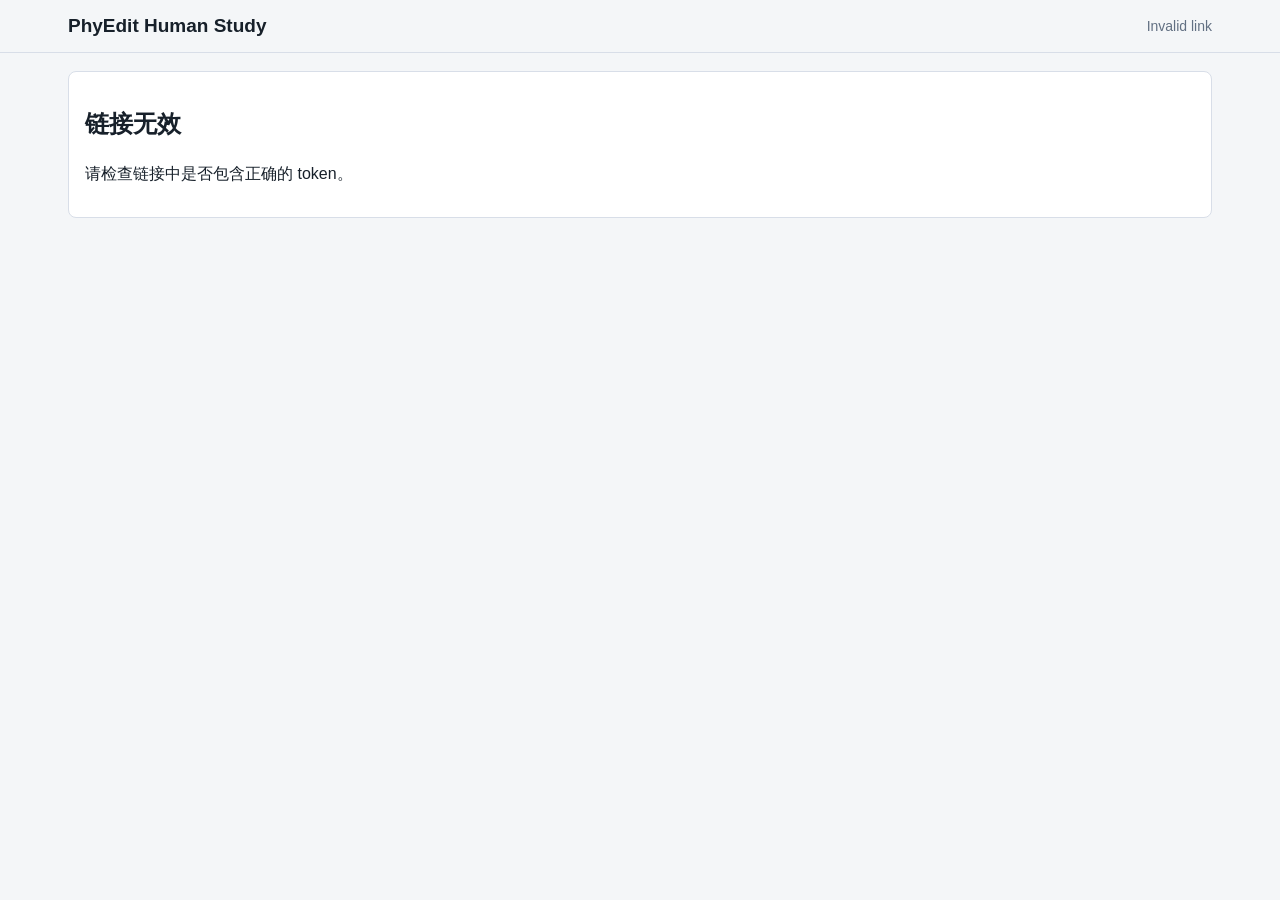
<file: index.html>
<!doctype html>
<html lang="zh-CN">
<head>
  <meta charset="utf-8">
  <meta name="viewport" content="width=device-width, initial-scale=1">
  <title>PhyEdit Human Study</title>
  <style>
    :root {
      --bg: #f4f6f8;
      --panel: #fff;
      --text: #17202a;
      --muted: #627083;
      --line: #d8dee8;
      --accent: #1769aa;
      --accent-soft: #e8f2fb;
      --danger: #b42318;
      --ok: #087443;
    }
    * { box-sizing: border-box; }
    body {
      margin: 0;
      background: var(--bg);
      color: var(--text);
      font-family: -apple-system, BlinkMacSystemFont, "Segoe UI", "Noto Sans SC", sans-serif;
      line-height: 1.45;
    }
    header {
      position: sticky;
      top: 0;
      z-index: 10;
      background: rgba(244, 246, 248, 0.94);
      backdrop-filter: blur(8px);
      border-bottom: 1px solid var(--line);
    }
    .bar {
      max-width: 1180px;
      margin: 0 auto;
      padding: 12px 18px;
      display: grid;
      grid-template-columns: 1fr auto;
      gap: 16px;
      align-items: center;
    }
    h1 {
      font-size: 19px;
      margin: 0;
      font-weight: 700;
      letter-spacing: 0;
    }
    main {
      max-width: 1180px;
      margin: 0 auto;
      padding: 18px;
    }
    .progress {
      color: var(--muted);
      font-size: 14px;
      white-space: nowrap;
    }
    .top-status {
      grid-column: 1 / -1;
      display: none;
      border: 1px solid var(--line);
      border-radius: 6px;
      padding: 9px 12px;
      background: #fff;
      color: var(--muted);
      font-size: 14px;
    }
    .top-status.visible { display: block; }
    .top-status.error {
      border-color: #f3b5ad;
      background: #fff4f2;
      color: var(--danger);
    }
    .top-status.ok {
      border-color: #9bd6bc;
      background: #ecf8f2;
      color: var(--ok);
      font-weight: 700;
    }
    .top-status.busy {
      border-color: #b9d4ec;
      background: #edf6fd;
      color: #0b4d7c;
      font-weight: 700;
    }
    .card {
      background: var(--panel);
      border: 1px solid var(--line);
      border-radius: 8px;
      padding: 16px;
    }
    .intro {
      display: grid;
      gap: 8px;
      margin-bottom: 16px;
      color: var(--muted);
      font-size: 15px;
    }
    .task-head {
      display: flex;
      align-items: center;
      justify-content: space-between;
      gap: 12px;
      margin-bottom: 12px;
    }
    .task-title {
      font-size: 17px;
      font-weight: 700;
    }
    .nav {
      display: flex;
      gap: 8px;
      align-items: center;
      flex-wrap: wrap;
    }
    button {
      border: 1px solid var(--line);
      background: #fff;
      color: var(--text);
      border-radius: 6px;
      padding: 8px 12px;
      font-size: 14px;
      cursor: pointer;
    }
    button.primary {
      border-color: var(--accent);
      background: var(--accent);
      color: #fff;
    }
    button:disabled {
      opacity: 0.45;
      cursor: not-allowed;
    }
    .panel-img {
      width: 100%;
      display: block;
      border: 1px solid var(--line);
      border-radius: 6px;
      background: #fff;
    }
    .questions {
      display: grid;
      gap: 14px;
      margin-top: 16px;
    }
    .question {
      border-top: 1px solid var(--line);
      padding-top: 14px;
    }
    .question-title {
      font-weight: 700;
      margin-bottom: 8px;
    }
    .question-text {
      margin-bottom: 8px;
      color: var(--muted);
    }
    .choices {
      display: grid;
      grid-template-columns: repeat(5, minmax(0, 1fr));
      gap: 8px;
    }
    label.choice {
      display: flex;
      min-height: 44px;
      align-items: center;
      justify-content: center;
      text-align: center;
      padding: 8px;
      border: 1px solid var(--line);
      border-radius: 6px;
      background: #fff;
      font-size: 14px;
      cursor: pointer;
      user-select: none;
    }
    label.choice input { display: none; }
    label.choice.selected {
      border-color: var(--accent);
      background: var(--accent-soft);
      color: #0b4d7c;
      font-weight: 700;
    }
    textarea {
      width: 100%;
      min-height: 72px;
      resize: vertical;
      border: 1px solid var(--line);
      border-radius: 6px;
      padding: 10px;
      font: inherit;
    }
    .status {
      margin-top: 12px;
      min-height: 22px;
      font-size: 14px;
      color: var(--muted);
    }
    .status.error { color: var(--danger); }
    .status.ok { color: var(--ok); }
    .task-grid {
      display: grid;
      grid-template-columns: repeat(auto-fill, minmax(40px, 1fr));
      gap: 6px;
      margin-top: 16px;
    }
    .task-dot {
      padding: 7px 0;
      border-radius: 6px;
      text-align: center;
      font-size: 13px;
    }
    .task-dot.done {
      background: #e7f6ef;
      border-color: #99d8ba;
      color: #075b36;
    }
    .task-dot.current {
      outline: 2px solid var(--accent);
      outline-offset: 1px;
    }
    .hidden { display: none !important; }
    @media (max-width: 720px) {
      .bar { grid-template-columns: 1fr; }
      .choices { grid-template-columns: 1fr; }
      main { padding: 12px; }
    }
  </style>
</head>
<body>
  <header>
    <div class="bar">
      <h1>PhyEdit Human Study</h1>
      <div class="progress" id="progress">Loading...</div>
      <div class="top-status" id="topStatus" role="status" aria-live="polite"></div>
    </div>
  </header>
  <main>
    <section id="invalid" class="card hidden">
      <h2>链接无效</h2>
      <p>请检查链接中是否包含正确的 token。</p>
    </section>

    <section id="app" class="hidden">
      <div class="card intro">
        <div>请比较 Result A 和 Result B。每题需要完成 4 个选择；浏览器会本地保存进度，最后点击“完成并提交”。</div>
        <div>本任务的编辑目标：把 Source 中黄色框里的目标物体，移动到 Target Reference 中黄色框所示的位置、尺度和深度关系。Target Reference 用来说明这个物体应该被移动到哪里，以及移动后大概应该呈现什么空间关系。</div>
        <div>图中英文标签含义：Source 是编辑前源图；Target Reference 是目标参考图；Result A / Result B 是两个匿名编辑结果。请比较 Result A 和 Result B，判断哪一个更好地完成了上述移动编辑。Result A / Result B 中不画框，以免遮挡结果细节。</div>
      </div>

      <section class="card">
        <div class="task-head">
          <div class="task-title" id="taskTitle"></div>
          <div class="nav">
            <button id="prevBtn">上一题</button>
            <button id="nextBtn">下一题</button>
            <button id="finishBtn" class="primary">完成并提交</button>
          </div>
        </div>
        <img id="panel" class="panel-img" alt="task panel">
        <div class="questions" id="questions"></div>
        <div class="question">
          <div class="question-title">可选备注</div>
          <textarea id="comment" placeholder="如果某张图有明显问题，可以简单写一句。"></textarea>
        </div>
        <div class="status" id="status"></div>
      </section>

      <section class="card" style="margin-top:16px">
        <div class="task-grid" id="taskGrid"></div>
      </section>
    </section>
  </main>

  <script src="config.js"></script>
  <script>
    const CHOICES = ["A明显更好", "A略好", "差不多/无法判断", "B略好", "B明显更好"];
    const STUDY_REVISION = "bbox_text_origin_20260531";
    const ASSET_VERSION = "bbox_20260531";
    const QUESTIONS = [
      ["placement_scale", "1. 移动位置与尺度", "哪个结果更准确地把 Source 黄框中的物体移动到 Target Reference 黄框所示的位置、深度和尺度？"],
      ["identity", "2. 物体身份保持", "移动之后，哪个结果中的目标物体更像 Source 黄框里的同一个物体，保留了它的外观、纹理和细节？"],
      ["contact_occlusion", "3. 遮挡、接触与原位置处理", "哪个结果更自然地处理了目标物体在新位置附近的前后遮挡、接触/支撑关系、与周围区域的融合，以及 Source 原位置是否被合理清空/修补、没有明显残影或重复物体？"],
      ["overall_plausibility", "4. 整体编辑合理性", "综合来看，哪个结果更好地完成了“把 Source 黄框物体移动到 Target Reference 黄框位置”的编辑目标，并且看起来真实、合理、无明显编辑痕迹？"]
    ];
    const params = new URLSearchParams(location.search);
    const annotatorParam = params.get("a") || params.get("annotator") || "";
    const token = params.get("token") || "";
    const cfg = window.STUDY_CONFIG || {};
    let publicData = null;
    let participant = null;
    let tasks = [];
    let current = 0;
    let responses = {};
    let submitState = "idle";
    const $ = (id) => document.getElementById(id);

    function storageKey() {
      return `phyedit_human_study_${cfg.studyId || "v2"}_${annotatorParam}_${token}`;
    }

    function blankResponse() {
      return {
        placement_scale: "",
        identity: "",
        contact_occlusion: "",
        overall_plausibility: "",
        comment: ""
      };
    }

    function isComplete(resp) {
      return QUESTIONS.every(([key]) => resp && resp[key]);
    }

    function answeredCount() {
      return tasks.filter(t => isComplete(responses[t.id])).length;
    }

    function setStatus(msg, kind = "") {
      $("status").textContent = msg;
      $("status").className = "status " + kind;
      setTopStatus(msg, kind);
    }

    function setTopStatus(msg, kind = "") {
      const el = $("topStatus");
      el.textContent = msg;
      el.className = "top-status" + (msg ? " visible" : "") + (kind ? " " + kind : "");
    }

    function submittedKey() {
      return storageKey() + "_submitted_" + STUDY_REVISION;
    }

    function isSubmitted() {
      return Boolean(localStorage.getItem(submittedKey()));
    }

    function updateNavButtons() {
      const submitted = isSubmitted();
      $("prevBtn").disabled = submitState === "busy" || current === 0;
      $("nextBtn").disabled = submitState === "busy" || current === tasks.length - 1;
      $("finishBtn").disabled = submitState === "busy";
      if (submitState === "busy") {
        $("finishBtn").textContent = "提交中...";
      } else if (submitted) {
        $("finishBtn").textContent = "修改后再次提交";
      } else {
        $("finishBtn").textContent = "完成并提交";
      }
    }

    function saveLocal() {
      localStorage.setItem(storageKey(), JSON.stringify({responses, current}));
      updateProgress();
      renderGrid();
    }

    function loadLocal() {
      try {
        const data = JSON.parse(localStorage.getItem(storageKey()) || "{}");
        responses = data.responses || {};
        current = Number(data.current || 0);
      } catch {
        responses = {};
        current = 0;
      }
    }

    async function loadStudy() {
      try {
        const res = await fetch("data/public_study.json", {cache: "no-store"});
        publicData = await res.json();
      } catch (err) {
        $("invalid").classList.remove("hidden");
        $("progress").textContent = "Load failed";
        return;
      }
      participant = publicData.participants[annotatorParam];
      if (!participant || !token) {
        $("invalid").classList.remove("hidden");
        $("progress").textContent = "Invalid link";
        return;
      }
      const allTasks = new Map(publicData.tasks.map(t => [Number(t.id), t]));
      tasks = participant.task_ids.map(id => allTasks.get(Number(id))).filter(Boolean);
      loadLocal();
      if (current >= tasks.length) current = 0;
      $("app").classList.remove("hidden");
      render();
      if (isSubmitted()) {
        setStatus("已读取你之前的答案。请重新检查每题；如有修改，最后点击“修改后再次提交”。", "ok");
      }
    }

    function renderQuestions(taskId) {
      const container = $("questions");
      container.innerHTML = "";
      const resp = responses[taskId] || blankResponse();
      for (const [key, title, text] of QUESTIONS) {
        const q = document.createElement("div");
        q.className = "question";
        const h = document.createElement("div");
        h.className = "question-title";
        h.textContent = title;
        const p = document.createElement("div");
        p.className = "question-text";
        p.textContent = text;
        const choices = document.createElement("div");
        choices.className = "choices";
        for (const choice of CHOICES) {
          const label = document.createElement("label");
          label.className = "choice" + (resp[key] === choice ? " selected" : "");
          const input = document.createElement("input");
          input.type = "radio";
          input.name = key;
          input.value = choice;
          input.checked = resp[key] === choice;
          input.addEventListener("change", () => {
            document.querySelectorAll(`input[name="${key}"]`).forEach(el => {
              el.parentElement.classList.toggle("selected", el.checked);
            });
            updateCurrentResponse();
            saveLocal();
          });
          label.append(input, document.createTextNode(choice));
          choices.append(label);
        }
        q.append(h, p, choices);
        container.append(q);
      }
      $("comment").value = resp.comment || "";
      $("comment").oninput = () => {
        updateCurrentResponse();
        saveLocal();
      };
    }

    function updateCurrentResponse() {
      const task = tasks[current];
      const resp = responses[task.id] || blankResponse();
      for (const [key] of QUESTIONS) {
        const checked = document.querySelector(`input[name="${key}"]:checked`);
        resp[key] = checked ? checked.value : "";
      }
      resp.comment = $("comment").value || "";
      responses[task.id] = resp;
    }

    function updateProgress() {
      $("progress").textContent = `${participant.annotator} | ${answeredCount()} / ${tasks.length} 已完成`;
    }

    function renderGrid() {
      const grid = $("taskGrid");
      grid.innerHTML = "";
      tasks.forEach((task, idx) => {
        const btn = document.createElement("button");
        btn.className = "task-dot";
        if (idx === current) btn.classList.add("current");
        if (isComplete(responses[task.id])) btn.classList.add("done");
        btn.textContent = idx + 1;
        btn.onclick = () => {
          updateCurrentResponse();
          saveLocal();
          current = idx;
          render();
        };
        grid.append(btn);
      });
    }

    function render() {
      const task = tasks[current];
      $("taskTitle").textContent = `任务 ${current + 1} / ${tasks.length}`;
      $("panel").src = `${task.image}?v=${ASSET_VERSION}`;
      renderQuestions(task.id);
      updateProgress();
      renderGrid();
      if (isSubmitted()) {
        setStatus("已读取你之前的答案。可以继续修改，修改后请再次提交。", "ok");
      } else {
        setStatus("");
      }
      updateNavButtons();
      localStorage.setItem(storageKey(), JSON.stringify({responses, current}));
    }

    async function submitAll() {
      if (submitState === "busy") return;
      const resubmitting = isSubmitted();
      updateCurrentResponse();
      saveLocal();
      const missing = tasks.filter(t => !isComplete(responses[t.id]));
      if (missing.length) {
        current = tasks.findIndex(t => !isComplete(responses[t.id]));
        render();
        setStatus(`还有 ${missing.length} 题未完成。`, "error");
        return;
      }
      if (!cfg.endpoint) {
        setStatus("提交端点尚未配置，请联系问卷负责人。", "error");
        return;
      }
      const payload = {
        studyId: cfg.studyId,
        token,
        annotator: participant.annotator,
        submittedAt: new Date().toISOString(),
        userAgent: navigator.userAgent,
        responses: tasks.map(t => ({task_id: t.id, ...responses[t.id]}))
      };
      submitState = "busy";
      setStatus(resubmitting ? "正在重新提交，请不要重复点击。" : "正在提交，请不要重复点击。", "busy");
      updateNavButtons();
      try {
        await fetch(cfg.endpoint, {
          method: "POST",
          mode: "no-cors",
          headers: {"Content-Type": "text/plain;charset=utf-8"},
          body: JSON.stringify(payload)
        });
        localStorage.setItem(submittedKey(), new Date().toISOString());
        submitState = "done";
        setStatus(resubmitting ? "已重新提交完成。谢谢！" : "已提交完成。谢谢！", "ok");
      } catch (err) {
        submitState = "idle";
        setStatus(`提交失败，请截图联系 ${cfg.contactEmail || "负责人"}。`, "error");
      } finally {
        updateNavButtons();
      }
    }

    $("prevBtn").onclick = () => {
      updateCurrentResponse();
      saveLocal();
      if (current > 0) current -= 1;
      render();
    };
    $("nextBtn").onclick = () => {
      updateCurrentResponse();
      saveLocal();
      if (current < tasks.length - 1) current += 1;
      render();
    };
    $("finishBtn").onclick = submitAll;

    loadStudy();
  </script>
</body>
</html>
</file>
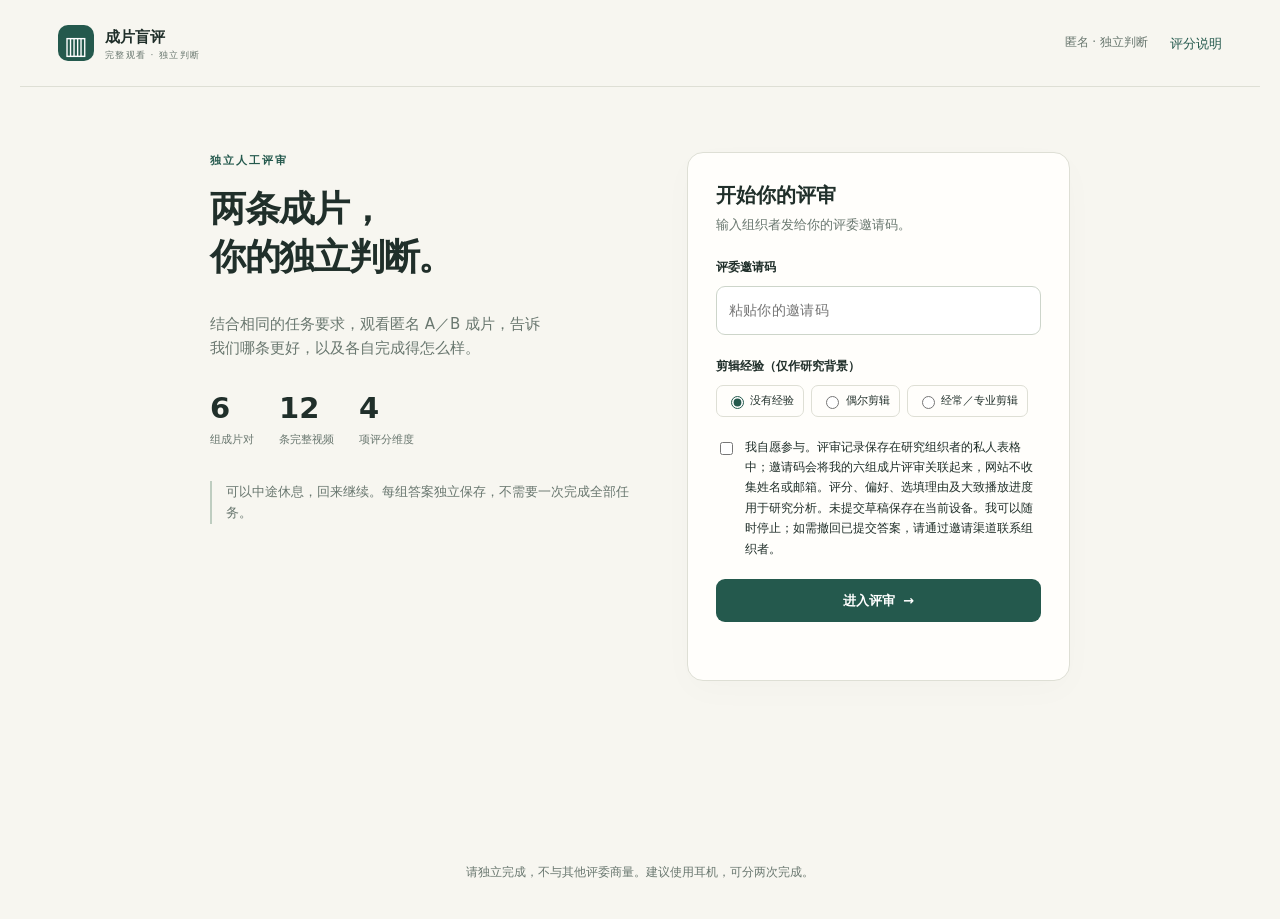
<file: paired-review/index.html>
<!doctype html>
<html lang="zh-CN">
<head>
  <meta charset="UTF-8">
  <meta name="viewport" content="width=device-width, initial-scale=1">
  <meta name="referrer" content="no-referrer">
  <meta name="color-scheme" content="light">
  <meta http-equiv="Content-Security-Policy" content="default-src 'self'; script-src 'self'; style-src 'self'; img-src 'self' data:; media-src 'self' https: blob:; frame-src https://drive.google.com https://script.google.com https://*.googleusercontent.com; form-action https://script.google.com https://*.googleusercontent.com; connect-src 'self'; base-uri 'self'; object-src 'none'">
  <title>成片盲评</title>
  <link rel="icon" href="./favicon.svg" type="image/svg+xml">
  <link rel="stylesheet" href="./styles.css">
</head>
<body>
  <header class="site-header">
    <a class="brand" href="./" aria-label="成片盲评首页"><span class="brand-mark" aria-hidden="true">▥</span><span>成片盲评<small>完整观看 · 独立判断</small></span></a>
    <div class="header-right"><span class="privacy-tag">匿名 · 独立判断</span><button type="button" class="text-button" id="guide-toggle">评分说明</button></div>
  </header>
  <main id="app" aria-live="polite"><div class="loading">正在加载评审任务…</div></main>
  <dialog id="guide-dialog" aria-labelledby="guide-title">
    <div class="dialog-header"><h2 id="guide-title">评分说明</h2><button type="button" class="icon-button" id="guide-close" aria-label="关闭评分说明">×</button></div>
    <p>请完整观看两条成片，结合相同的任务要求独立判断。没有标准答案；无需猜测制作来源，也不需要刻意拉开分差。</p>
    <dl class="metric-guide">
      <div><dt>任务完成</dt><dd>成片是否实现了需求中的内容和表达目标？未查看的源素材信息不作推断。</dd></div>
      <div><dt>组织与节奏</dt><dd>镜头顺序、信息衔接和节奏是否清楚、连贯？有意使用的重复或跳切不自动扣分。</dd></div>
      <div><dt>表达效果</dt><dd>成片是否有效传达信息、建立情绪或吸引注意？不以热闹、快切或音乐响度代替表达效果。</dd></div>
      <div><dt>声画协调</dt><dd>声音是否清楚、搭配是否适切，声画关系与时序是否支撑表达？不要求每个任务都添加旁白或音乐。</dd></div>
    </dl>
    <div class="anchor-list"><span><b>0</b>基本未实现</span><span><b>1</b>明显不足</span><span><b>2</b>部分实现</span><span><b>3</b>基本良好</span><span><b>4</b>完成出色</span></div>
    <p class="muted">四项各选 0–4 分，总体偏好可选 A 更好、基本相当或 B 更好。播放失败或语言理解有困难时，先保存草稿并联系组织者处理，不将播放或设备问题记为作品 0 分。片长、分辨率和未被任务要求的特效本身不代表质量。</p>
  </dialog>
  <noscript><p>此评审页面需要启用 JavaScript，答案保存在当前设备；提交后会显示收集确认。</p></noscript>
  <footer>请独立完成，不与其他评委商量。建议使用耳机，可分两次完成。</footer>
  <script type="module" src="./app.mjs?v=paired-replacement-20261113-v1"></script>
</body>
</html>
</file>
<file: paired-review/styles.css>
@font-face{font-family:ReviewSans;src:local("PingFang SC"),local("Microsoft YaHei"),local("Noto Sans CJK SC");font-display:swap}
:root{--ink:#202f2a;--muted:#69776f;--green:#24594d;--green-soft:#e9f0e9;--line:#dedfd5;--paper:#f7f6f0;--white:#fffefb;--warning:#89551b;--warning-bg:#fbf1df;--red:#aa4337;--radius:16px;font-family:ReviewSans,system-ui,-apple-system,BlinkMacSystemFont,"Segoe UI",sans-serif;color:var(--ink);background:var(--paper);font-size:15px;line-height:1.65}
*{box-sizing:border-box}body{margin:0}button,input,textarea{font:inherit}button,a,input,textarea,summary{touch-action:manipulation}button{cursor:pointer}button:disabled{cursor:not-allowed;opacity:.5}a{color:var(--green)}button:focus-visible,a:focus-visible,input:focus-visible,textarea:focus-visible,summary:focus-visible{outline:3px solid #92b7a1;outline-offset:3px}button{border:0}h1,h2,h3,p{margin-top:0}h1{font-size:clamp(28px,4vw,40px);line-height:1.35;letter-spacing:-.035em;font-weight:650}h2{font-size:22px;line-height:1.4}h3{font-size:17px}small,.muted{color:var(--muted)}
.site-header{max-width:1240px;margin:auto;padding:25px 38px;display:flex;align-items:center;justify-content:space-between;border-bottom:1px solid var(--line)}.brand{display:flex;gap:11px;align-items:center;text-decoration:none;color:var(--ink);font-weight:650}.brand small{display:block;letter-spacing:.15em;font-size:9px;font-weight:500;line-height:1.3}.brand-mark{width:36px;height:36px;background:var(--green);color:white;display:grid;place-items:center;font-size:25px;border-radius:10px}.header-right{display:flex;align-items:center;gap:22px}.privacy-tag{font-size:12px;color:var(--muted)}.text-button{background:none;color:var(--green);padding:6px 0;font-size:13px}.loading{padding:100px;text-align:center;color:var(--muted)}main{max-width:1240px;margin:auto;padding:0 38px;min-height:75vh}footer{text-align:center;padding:36px 20px;font-size:12px;color:var(--muted)}
.welcome{max-width:860px;margin:65px auto 30px;display:grid;grid-template-columns:1.1fr 1fr;gap:55px;align-items:start}.eyebrow{font-size:11px;letter-spacing:.18em;color:var(--green);font-weight:650;margin-bottom:14px}.intro-copy{font-size:15px;color:var(--muted);max-width:340px}.workload{display:flex;gap:25px;margin:30px 0}.workload strong{font-size:29px;line-height:1.2;font-weight:550;display:block}.workload span{font-size:11px;color:var(--muted)}.intro-note{border-left:2px solid #becdc0;padding:0 0 0 14px;font-size:13px;color:var(--muted)}.entry-card,.card{background:var(--white);border:1px solid var(--line);border-radius:var(--radius)}.entry-card{padding:28px;box-shadow:0 10px 35px #28392b05}.entry-card h2{font-size:20px;margin-bottom:5px}.entry-card>p{font-size:13px;color:var(--muted)}.field-label{display:block;font-size:12px;font-weight:600;margin:22px 0 8px}.code-input{width:100%;border:1px solid #cdd5ca;padding:12px;border-radius:9px;background:white;font-size:14px;letter-spacing:.025em}.consent{font-size:12px;display:flex;gap:9px;margin:20px 0;align-items:flex-start;line-height:1.7}.consent input{margin-top:5px;accent-color:var(--green)}.experience{display:flex;gap:7px;flex-wrap:wrap}.experience label{font-size:11px;padding:6px 9px;border:1px solid var(--line);border-radius:7px;cursor:pointer}.experience input{accent-color:var(--green);vertical-align:middle}.button{background:var(--green);color:white;padding:11px 20px;border-radius:9px;font-size:13px;font-weight:600;display:inline-flex;align-items:center;justify-content:center;gap:8px}.button.secondary{background:transparent;color:var(--green);border:1px solid #bbcbbd}.button.full{width:100%}.status{font-size:12px;min-height:20px;margin:10px 0 0}.status.error{color:var(--red)}.status.success{color:var(--green)}
.workspace-header{display:flex;justify-content:space-between;align-items:center;padding:30px 0 20px;gap:20px}.workspace-header h1{font-size:26px;margin:0 0 3px}.workspace-header p{font-size:12px;color:var(--muted);margin:0}.participant{font-size:12px;text-align:right}.participant strong{display:block;font-size:15px}.task-tabs{display:grid;grid-template-columns:repeat(6,1fr);gap:8px;margin-bottom:22px}.task-tab{border:1px solid var(--line);background:#efefe7;border-radius:10px;padding:12px 8px;color:var(--muted);text-align:left}.task-tab.active{border-color:var(--green);background:var(--white);color:var(--green);box-shadow:0 2px 0 var(--green)}.task-tab .tab-number{font-size:10px;letter-spacing:.06em;display:block}.task-tab .tab-name{font-size:12px;display:block;margin:3px 0;white-space:nowrap;text-overflow:ellipsis;overflow:hidden}.task-tab .tab-state{font-size:10px;display:block}.notice{border:1px solid #e3d4b5;background:var(--warning-bg);color:var(--warning);padding:11px 15px;border-radius:10px;font-size:12px;margin:0 0 18px}.notice.neutral{border-color:var(--line);background:#eeefe8;color:var(--muted)}.notice:empty{display:none}.progress-track{height:3px;background:#dfe5dc;border-radius:2px;margin:10px 0 0;width:130px}.progress-track>span{display:block;background:var(--green);height:100%;border-radius:2px}.task-brief{padding:20px 24px;margin-bottom:20px;display:flex;gap:30px;align-items:flex-start}.task-brief .brief-tag{font-size:10px;letter-spacing:.12em;color:var(--green);padding-top:5px;white-space:nowrap}.task-brief h2{font-size:18px;margin-bottom:6px}.task-brief p{font-size:13px;margin:0;color:#536157;white-space:pre-wrap}.pending-panel{padding:55px 25px;text-align:center}.pending-icon{display:grid;place-items:center;border:1px solid #cdd8cd;width:56px;height:56px;border-radius:50%;margin:0 auto 18px;color:var(--green);font-size:22px}.pending-panel h2{font-size:21px}.pending-panel p{font-size:13px;color:var(--muted);max-width:440px;margin:0 auto 20px}.pending-list{display:flex;gap:12px;justify-content:center;flex-wrap:wrap}.pending-list span{background:var(--green-soft);color:var(--green);font-size:11px;padding:6px 11px;border-radius:20px}
.video-grid{display:grid;grid-template-columns:1fr 1fr;gap:18px}.video-card{overflow:hidden}.video-heading{padding:12px 16px;display:flex;justify-content:space-between;align-items:center}.video-heading b{font-size:13px;font-weight:600}.video-heading span{font-size:10px;color:var(--muted)}.video-surface{aspect-ratio:16/9;background:#14211c;display:grid;place-items:center}.video-surface video,.video-surface iframe{display:block;width:100%;height:100%;border:0;object-fit:contain}.video-footer{font-size:11px;color:var(--muted);padding:9px 15px;display:flex;gap:12px;justify-content:space-between}.playback-note{margin:9px 0 24px;font-size:11px;color:var(--muted)}.section-label{font-size:10px;letter-spacing:.12em;color:var(--green);margin-bottom:7px}.preference-card{margin:0 0 20px;padding:23px}.preference-card h2,.rating-card h2{font-size:18px;margin-bottom:5px}.preference-card p,.rating-card .subtitle{font-size:12px;color:var(--muted);margin-bottom:16px}.preference-options{display:grid;grid-template-columns:repeat(4,1fr);gap:9px}.choice-button{border:1px solid #d4dacf;background:transparent;border-radius:9px;padding:13px 8px;color:var(--ink);font-size:13px;transition:background .1s}.choice-button.selected{border-color:var(--green);background:var(--green-soft);color:var(--green);box-shadow:inset 0 0 0 1px var(--green)}.preference-summary{display:flex;justify-content:space-between;align-items:center;margin-top:10px;font-size:12px;color:var(--green)}.rating-card{padding:23px;margin-bottom:18px}.rating-grid{display:grid;grid-template-columns:1fr 1fr;gap:25px;margin-top:24px}.rating-column+.rating-column{border-left:1px solid var(--line);padding-left:25px}.rating-column h3{font-size:15px;margin-bottom:18px}.metric-row{margin-bottom:21px}.metric-name{display:block;font-size:12px;font-weight:600;margin-bottom:3px}.metric-detail{display:block;font-size:10px;color:var(--muted);margin-bottom:8px}.score-options{display:flex;gap:5px}.score-button{height:36px;min-width:36px;flex:1;border:1px solid var(--line);border-radius:7px;background:transparent;font-size:13px;color:#4b5b51}.score-button:last-child{font-size:10px;flex:1.6;min-width:68px}.score-button.selected{color:white;background:var(--green);border-color:var(--green)}.scale-note{font-size:11px;color:var(--muted);border-top:1px solid var(--line);padding-top:15px;margin-bottom:20px}.reason{width:100%;min-height:78px;resize:vertical;border:1px solid var(--line);background:#fbfcf8;border-radius:9px;padding:12px;font-size:12px}.submit-row{display:flex;justify-content:space-between;align-items:center;gap:18px;margin-top:18px}.draft-state{font-size:11px;color:var(--muted)}.submit-actions{display:flex;gap:8px}.saved-receipt{margin-top:14px;background:var(--green-soft);padding:12px;border-radius:9px;font-size:12px;color:var(--green)}.empty-section{padding:20px;border:1px dashed var(--line);border-radius:12px;color:var(--muted);font-size:12px;text-align:center;margin-bottom:20px}.bottom-tools{display:flex;justify-content:space-between;align-items:center;margin-top:22px;font-size:11px;color:var(--muted);gap:16px}.bottom-tools>div{display:flex;gap:20px}.all-done{padding:18px 22px;background:var(--green-soft);border-radius:12px;margin-bottom:20px;color:var(--green);font-size:13px}.transport-frame{position:fixed;left:-10000px;width:1px;height:1px;border:0}dialog{border:1px solid var(--line);border-radius:16px;background:var(--white);max-width:650px;width:calc(100% - 32px);max-height:85vh;padding:25px;color:var(--ink)}dialog::backdrop{background:#13281d70;backdrop-filter:blur(3px)}.dialog-header{display:flex;justify-content:space-between;align-items:center;margin-bottom:20px}.dialog-header h2{font-size:21px;margin:0}.icon-button{background:none;font-size:26px;color:var(--muted)}dialog p{font-size:13px}.metric-guide{font-size:12px}.metric-guide>div{margin:16px 0}.metric-guide dt{font-weight:650;color:var(--green)}.metric-guide dd{margin:3px 0;color:var(--muted)}.anchor-list{display:flex;gap:8px;flex-wrap:wrap;padding:15px 0}.anchor-list span{font-size:11px;background:var(--green-soft);padding:5px 9px;border-radius:6px}.anchor-list b{margin-right:6px}
.progress-track{appearance:none;border:0;display:block}.progress-track::-webkit-progress-bar{background:#dfe5dc;border-radius:2px}.progress-track::-webkit-progress-value{background:var(--green);border-radius:2px}.progress-track::-moz-progress-bar{background:var(--green);border-radius:2px}
.task-details{margin-top:12px}.task-details summary{font-size:12px;color:var(--green);cursor:pointer;padding:4px 0}.task-details p{margin-top:10px!important}.task-note{border-top:1px solid var(--line);padding-top:10px;margin-top:12px!important;font-size:12px!important;color:var(--muted)!important}.score-button:last-child{flex:1;min-width:36px;font-size:13px}.preference-options{grid-template-columns:repeat(3,1fr)}
h1{font-size:36px}
@media(max-width:600px){h1{font-size:28px}}
@media(min-width:1100px){.video-surface{aspect-ratio:16/9}}
@media(max-width:800px){.site-header{padding:18px 20px}main{padding:0 20px}.welcome{margin:35px auto;gap:25px}.header-right{gap:12px}.privacy-tag{display:none}.rating-grid{gap:16px}.rating-column+.rating-column{padding-left:16px}.score-button{min-width:28px}.score-button:last-child{min-width:58px}.task-brief{gap:16px;padding:18px}.task-tabs{gap:5px}.task-tab{padding:9px 6px}.submit-actions{flex-wrap:wrap;justify-content:flex-end}}
@media(max-width:600px){main{padding:0 15px}.site-header{padding:16px}.welcome{display:block;max-width:420px}.intro-copy{max-width:none}.welcome .intro-note{display:none}.workload{margin:22px 0}.entry-card{margin-top:28px;padding:23px}.workspace-header{padding:23px 0 17px}.workspace-header h1{font-size:23px}.task-tabs{grid-template-columns:repeat(3,1fr);gap:7px}.task-tab .tab-name{font-size:11px}.task-brief{display:block}.task-brief .brief-tag{display:block;margin-bottom:7px}.video-grid{grid-template-columns:1fr}.video-surface{aspect-ratio:16/9}.rating-grid{grid-template-columns:1fr}.rating-column+.rating-column{border-left:0;border-top:1px solid var(--line);padding:20px 0 0}.preference-options{grid-template-columns:1fr 1fr}.rating-card,.preference-card{padding:18px}.submit-row{align-items:flex-start;flex-direction:column}.submit-actions{width:100%;display:grid;grid-template-columns:1fr 1fr}.bottom-tools{align-items:flex-start;flex-direction:column}.bottom-tools>div{gap:22px}.score-button{min-width:36px;height:39px}.reason{font-size:14px}.loading{padding:80px 15px}}
</file>
